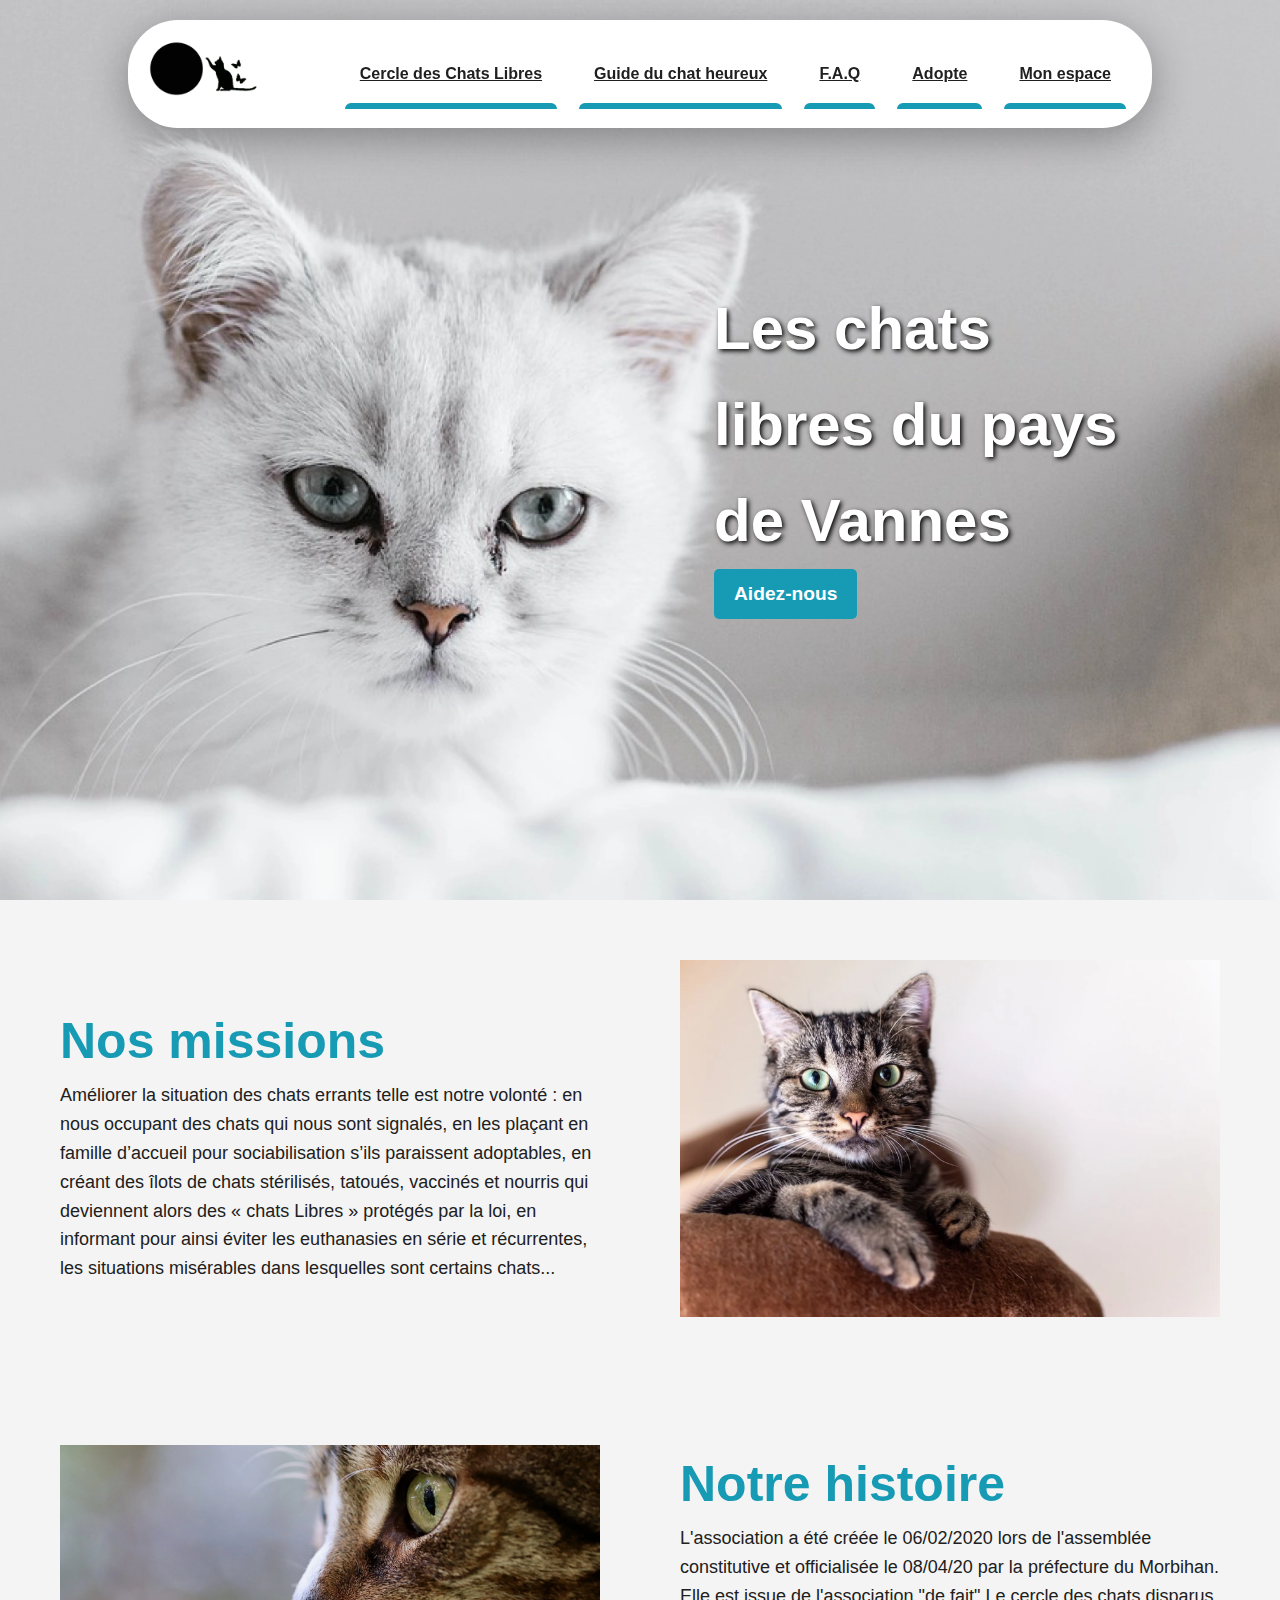
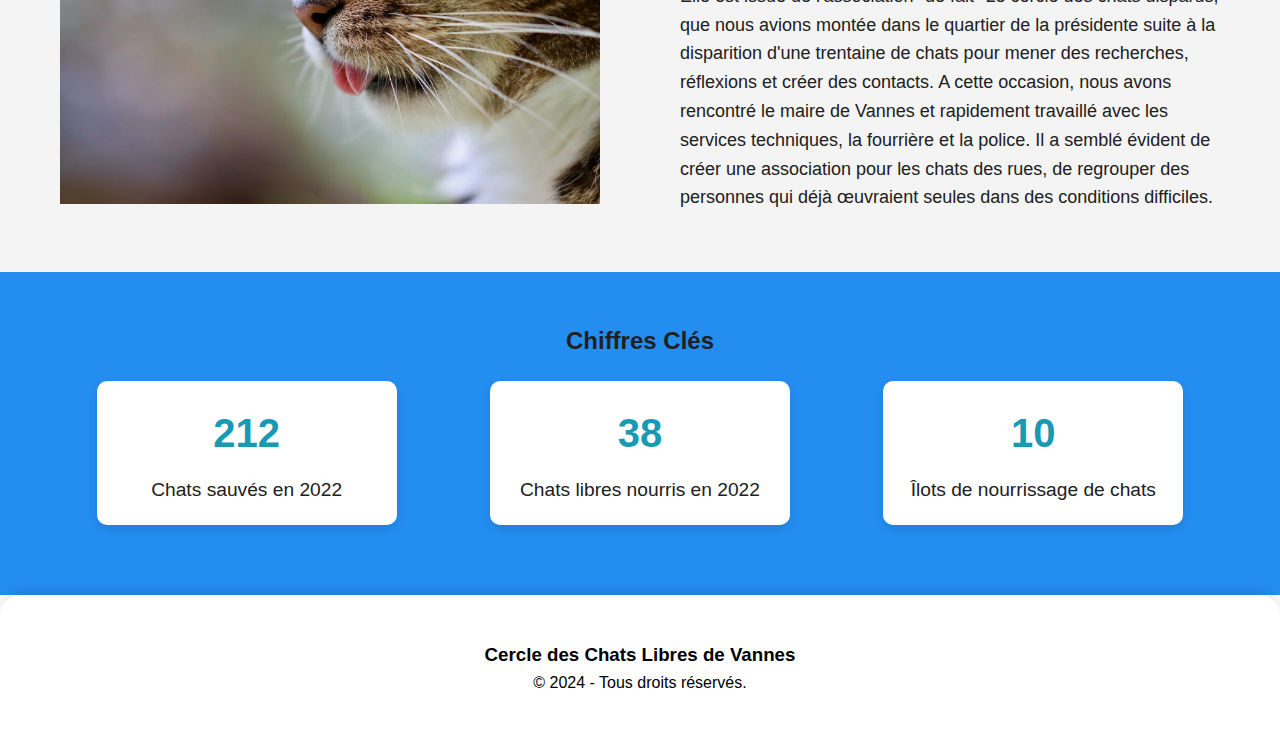
<file: index.html>
<!doctypehtml><html lang=fr><meta charset=UTF-8><meta content="width=device-width,initial-scale=1"name=viewport><meta content="Bienvenue sur le site du Cercle des Chats Libres du Pays de Vannes. Découvrez des informations sur les chats, des guides, des FAQ, et comment adopter un chat."name=description><title>Cercle des Chats Libres</title><link href=style.css rel=stylesheet><nav aria-label="Navigation principale"class=navigation><a class=logo href=index.html aria-label=Accueil><img alt="Logo Cercle des Chats Libres"src=image/logo_asso_chat.webp height=105 id=logo width=100> </a><button aria-label="Ouvrir le menu"class=menu-toggle>☰</button><div class=nav-links><a class=nav-item href=index.html><b>Cercle des Chats Libres</b></a> <a class=nav-item href=Guide.html><b>Guide du chat heureux</b></a> <a class=nav-item href=FAQ.html><b>F.A.Q</b></a> <a class=nav-item href=Adopte.html><b>Adopte</b></a> <a class=nav-item href=#><b>Mon espace</b></a></div><span class=nav-indicateur></span></nav><section class=heros><div class=texte_index_h1><h1 class=titre_accueil style="color:#fff;text-shadow:2px 2px 5px #000">Les chats libres du pays de Vannes</h1><a class=btn-aide href=Aide.html>Aidez-nous</a></div></section><section class=section-separee><div class=gauche><h2 class=titre_blue>Nos missions</h2><p>Améliorer la situation des chats errants telle est notre volonté : en nous occupant des chats qui nous sont signalés, en les plaçant en famille d’accueil pour sociabilisation s’ils paraissent adoptables, en créant des îlots de chats stérilisés, tatoués, vaccinés et nourris qui deviennent alors des « chats Libres » protégés par la loi, en informant pour ainsi éviter les euthanasies en série et récurrentes, les situations misérables dans lesquelles sont certains chats...</div><div class=droite><img alt="Chat Blanc"src=image/image_chat_faq.webp loading=lazy></div></section><section class=section-separee><div class=droite><img alt="Chat avec la langue tirée"src=image/img_chat_langue.webp loading=lazy></div><div class=gauche><h2 class=titre_blue>Notre histoire</h2><p>L'association a été créée le 06/02/2020 lors de l'assemblée constitutive et officialisée le 08/04/20 par la préfecture du Morbihan. Elle est issue de l'association "de fait" Le cercle des chats disparus, que nous avions montée dans le quartier de la présidente suite à la disparition d'une trentaine de chats pour mener des recherches, réflexions et créer des contacts. A cette occasion, nous avons rencontré le maire de Vannes et rapidement travaillé avec les services techniques, la fourrière et la police. Il a semblé évident de créer une association pour les chats des rues, de regrouper des personnes qui déjà œuvraient seules dans des conditions difficiles.</div></section><section class=index_chiffre><h2>Chiffres Clés</h2><div class=chiffres-container><div class=chiffre><h3 class=chiffre-valeur>212</h3><p class=chiffre-description>Chats sauvés en 2022</div><div class=chiffre><h3 class=chiffre-valeur>38</h3><p class=chiffre-description>Chats libres nourris en 2022</div><div class=chiffre><h3 class=chiffre-valeur>10</h3><p class=chiffre-description>Îlots de nourrissage de chats</div></div></section><footer class=pied-de-page><div class=contenu-footer><h3>Cercle des Chats Libres de Vannes</h3><p>© 2024 - Tous droits réservés.</div></footer><script src=script.js></script>
</file>
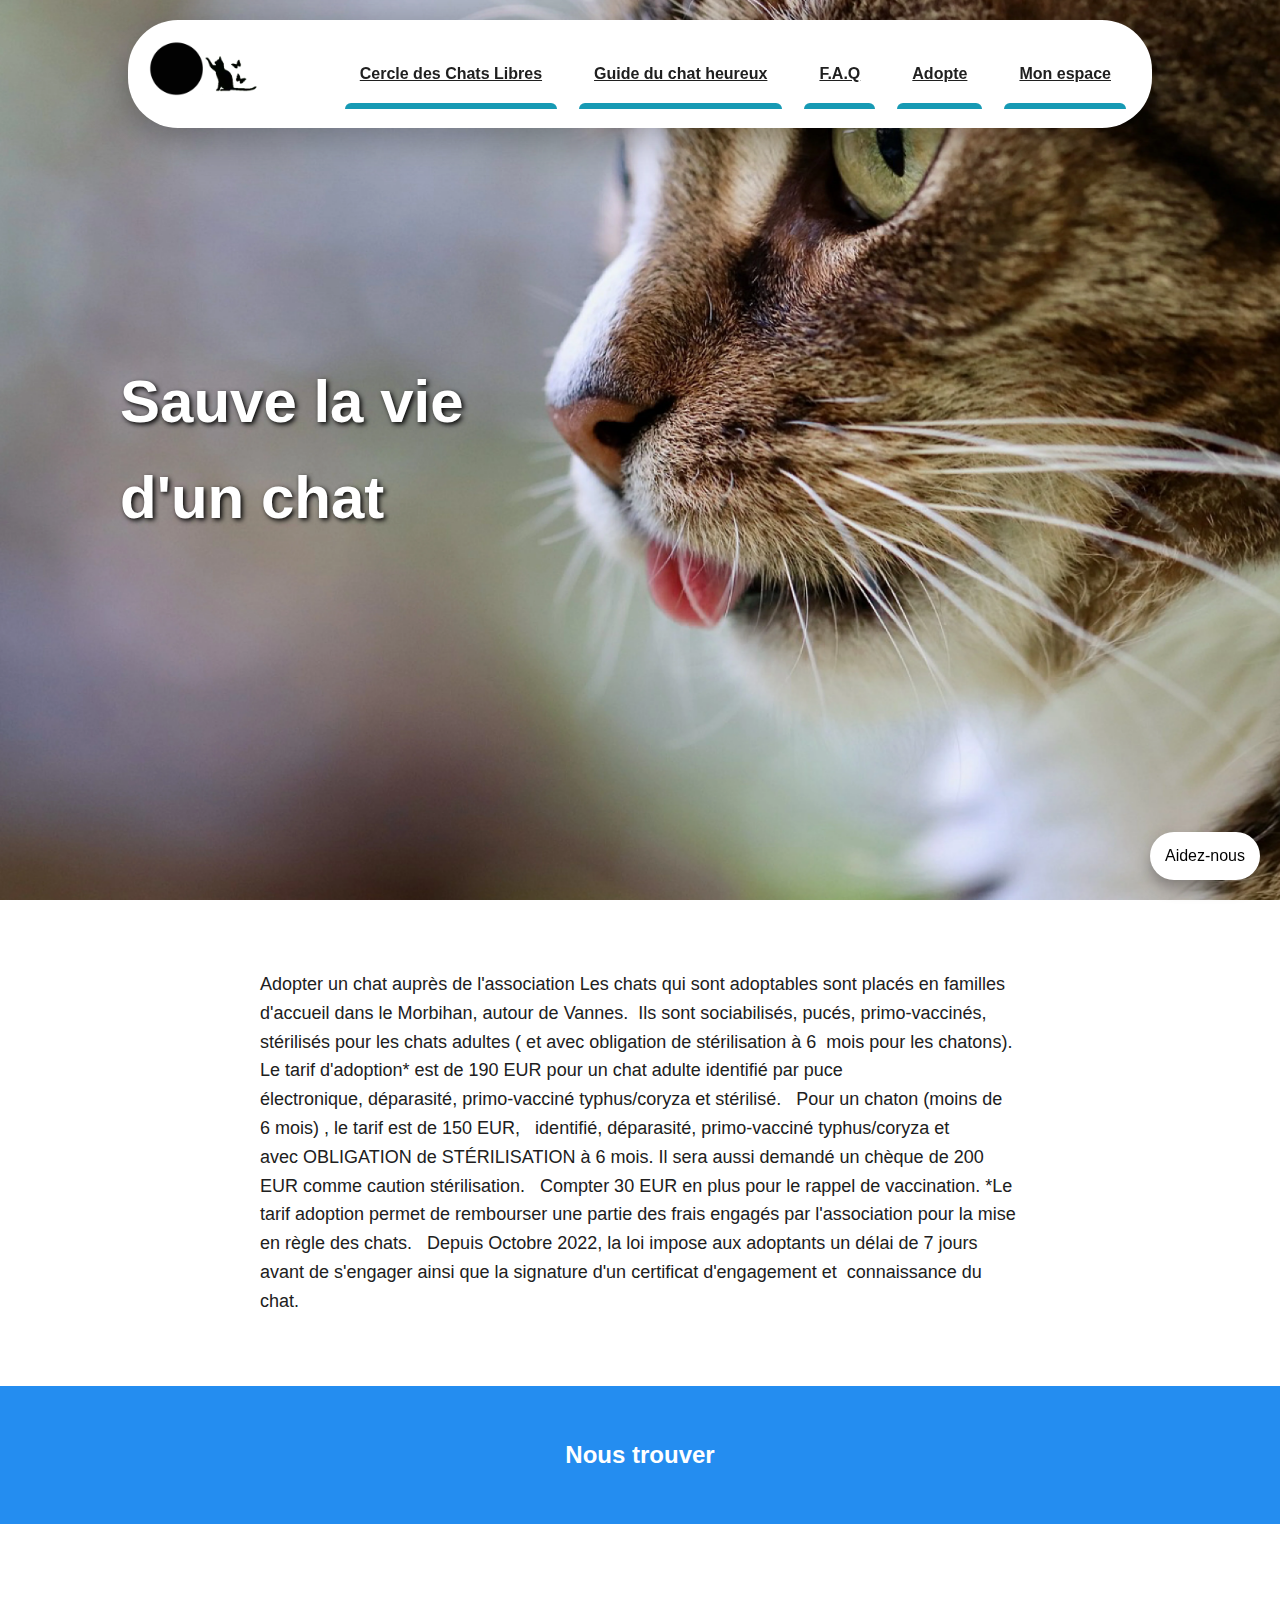
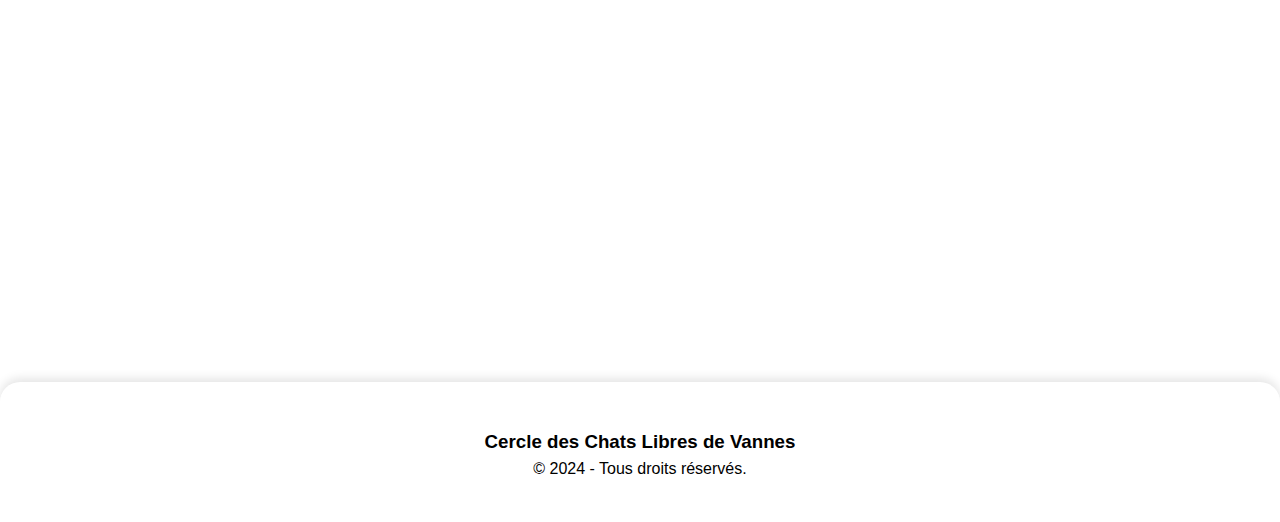
<file: Adopte.html>
<!doctype html><html lang=fr><meta charset=UTF-8><meta content="width=device-width,initial-scale=1"name=viewport><title>Adopte</title><link href=style.css rel=stylesheet><script>const indicator = document.querySelector('.nav-indicator');
    const items = document.querySelectorAll('.nav-item');</script><button aria-label="Accéder à la page d'aide"id=aide onclick='location.href="Aide.html"'>Aidez-nous</button><nav aria-label="Navigation principale"class=navigation><a class=logo href=index.html aria-label=Accueil><img alt="Logo Cercle des Chats Libres"height=105 id=logo src=image/logo_asso_chat.webp width=100> </a><button aria-label="Ouvrir le menu"class=menu-toggle>☰</button><div class=nav-links><a class=nav-item href=index.html><b>Cercle des Chats Libres</b></a> <a class=nav-item href=Guide.html><b>Guide du chat heureux</b></a> <a class=nav-item href=FAQ.html><b>F.A.Q</b></a> <a class="nav-item actif"href=Adopte.html><b>Adopte</b></a> <a class=nav-item href=#><b>Mon espace</b></a></div><span class=nav-indicateur></span></nav><section class=heros_adopte><div class=texte_adopte_h1><h1 class=titre_accueil style="color: white; text-shadow: 2px 2px 5px black;">Sauve la vie d'un chat</h1></div></section><section class=section_adopte aria-label=""><p>Adopter un chat auprès de l'association Les chats qui sont adoptables sont placés en familles d'accueil dans le Morbihan, autour de Vannes.  Ils sont sociabilisés, pucés, primo-vaccinés, stérilisés pour les chats adultes ( et avec obligation de stérilisation à 6  mois pour les chatons). ​ Le tarif d'adoption* est de 190 EUR pour un chat adulte identifié par puce électronique, déparasité, primo-vacciné typhus/coryza et stérilisé.  ​ Pour un chaton (moins de  6 mois) , le tarif est de 150 EUR,   identifié, déparasité, primo-vacciné typhus/coryza et avec OBLIGATION de STÉRILISATION à 6 mois. Il sera aussi demandé un chèque de 200 EUR comme caution stérilisation.  ​ Compter 30 EUR en plus pour le rappel de vaccination. *Le tarif adoption permet de rembourser une partie des frais engagés par l'association pour la mise en règle des chats.  ​ Depuis Octobre 2022, la loi impose aux adoptants un délai de 7 jours avant de s'engager ainsi que la signature d'un certificat d'engagement et  connaissance du chat.</section><section class=index_chiffre><h2 style=color:#fff>Nous trouver</h2></section><iframe allowfullscreen height=450 loading=lazy referrerpolicy=no-referrer-when-downgrade src="https://www.google.com/maps/embed?pb=!1m23!1m12!1m3!1d4320.582939429659!2d-2.776253640995753!3d47.65669352429893!2m3!1f0!2f0!3f0!3m2!1i1024!2i768!4f13.1!4m8!3e6!4m0!4m5!1s0x88c29814623b7bf5%3A0x23a487b56a643365!2s26%20Rue%20Guyot%20Jomard%2C%2056000%20Vannes!3m2!1d47.654279599999995!2d-2.7713262999999997!5e0!3m2!1sfr!2sfr!4v1727263491847!5m2!1sfr!2sfr"style=border:0 width=100%></iframe><footer class=pied-de-page><div class=contenu-footer><h3>Cercle des Chats Libres de Vannes</h3><p>© 2024 - Tous droits réservés.</div></footer>
</file>
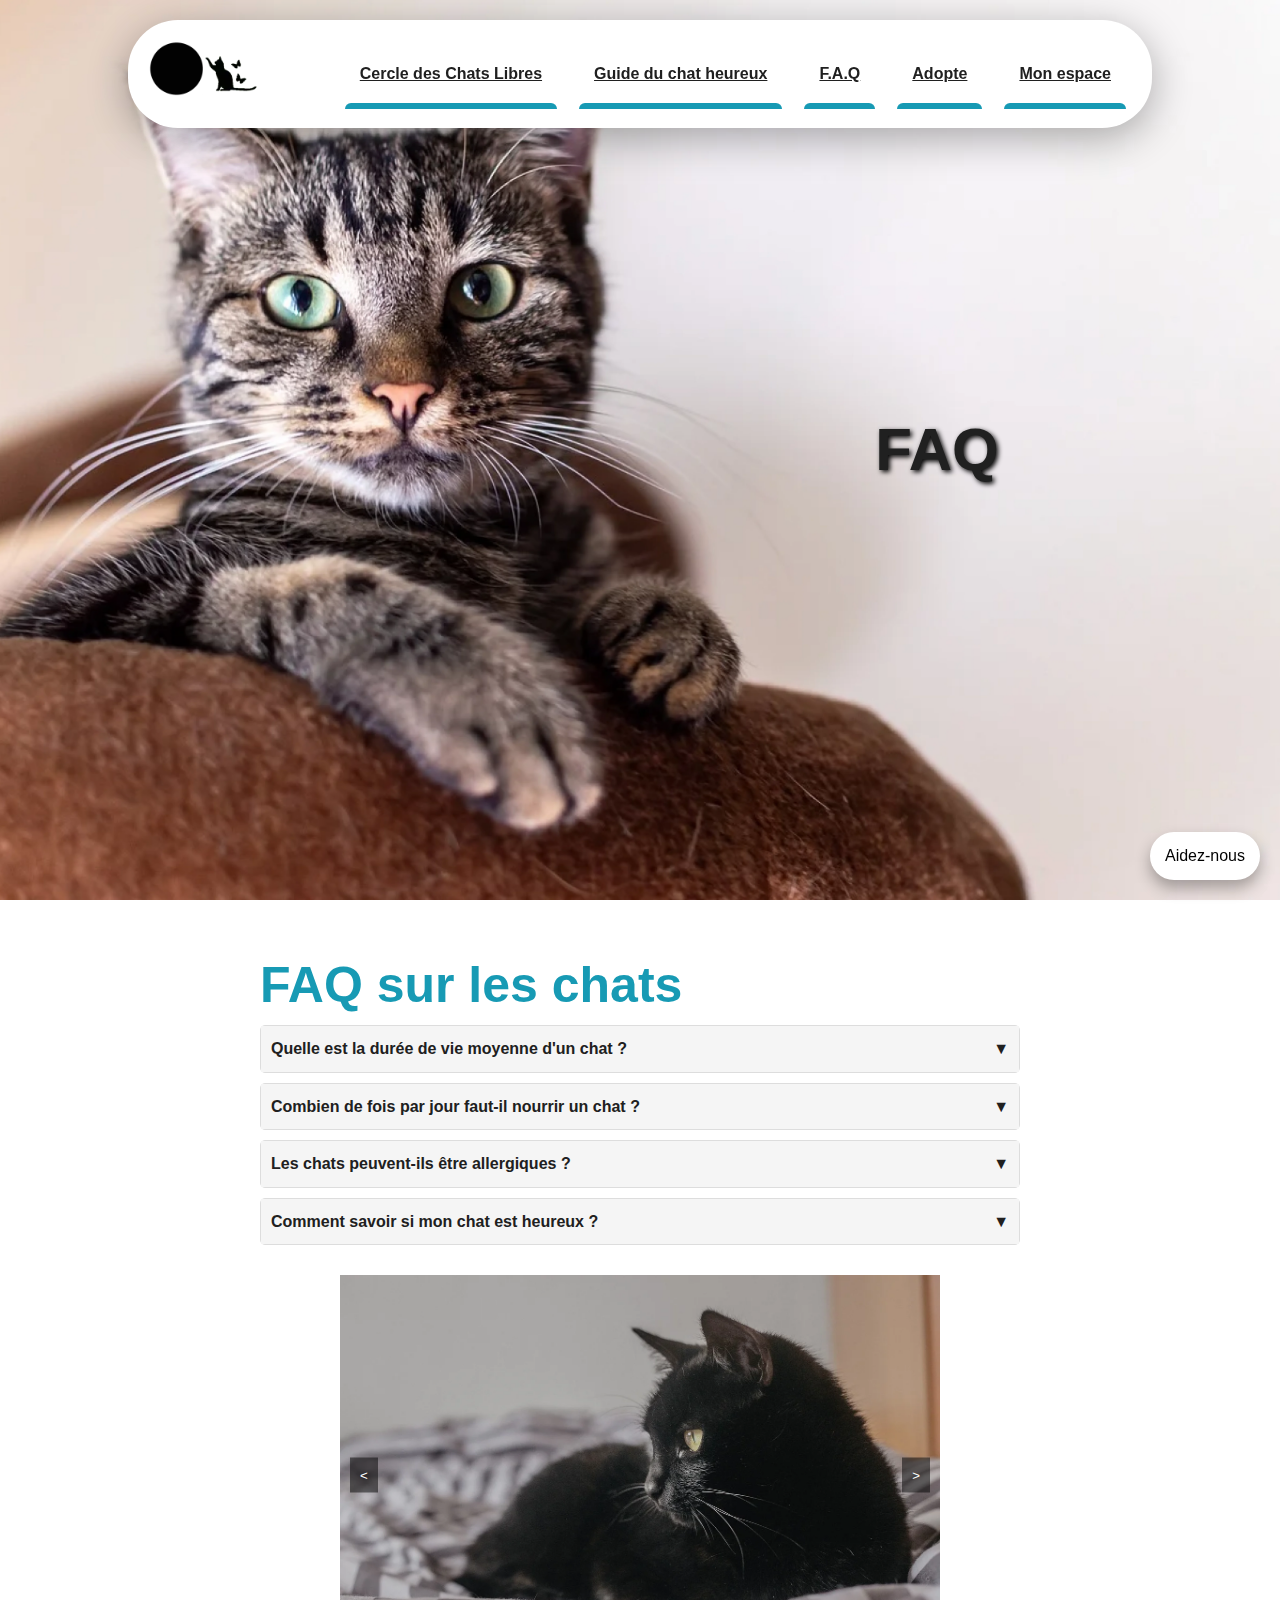
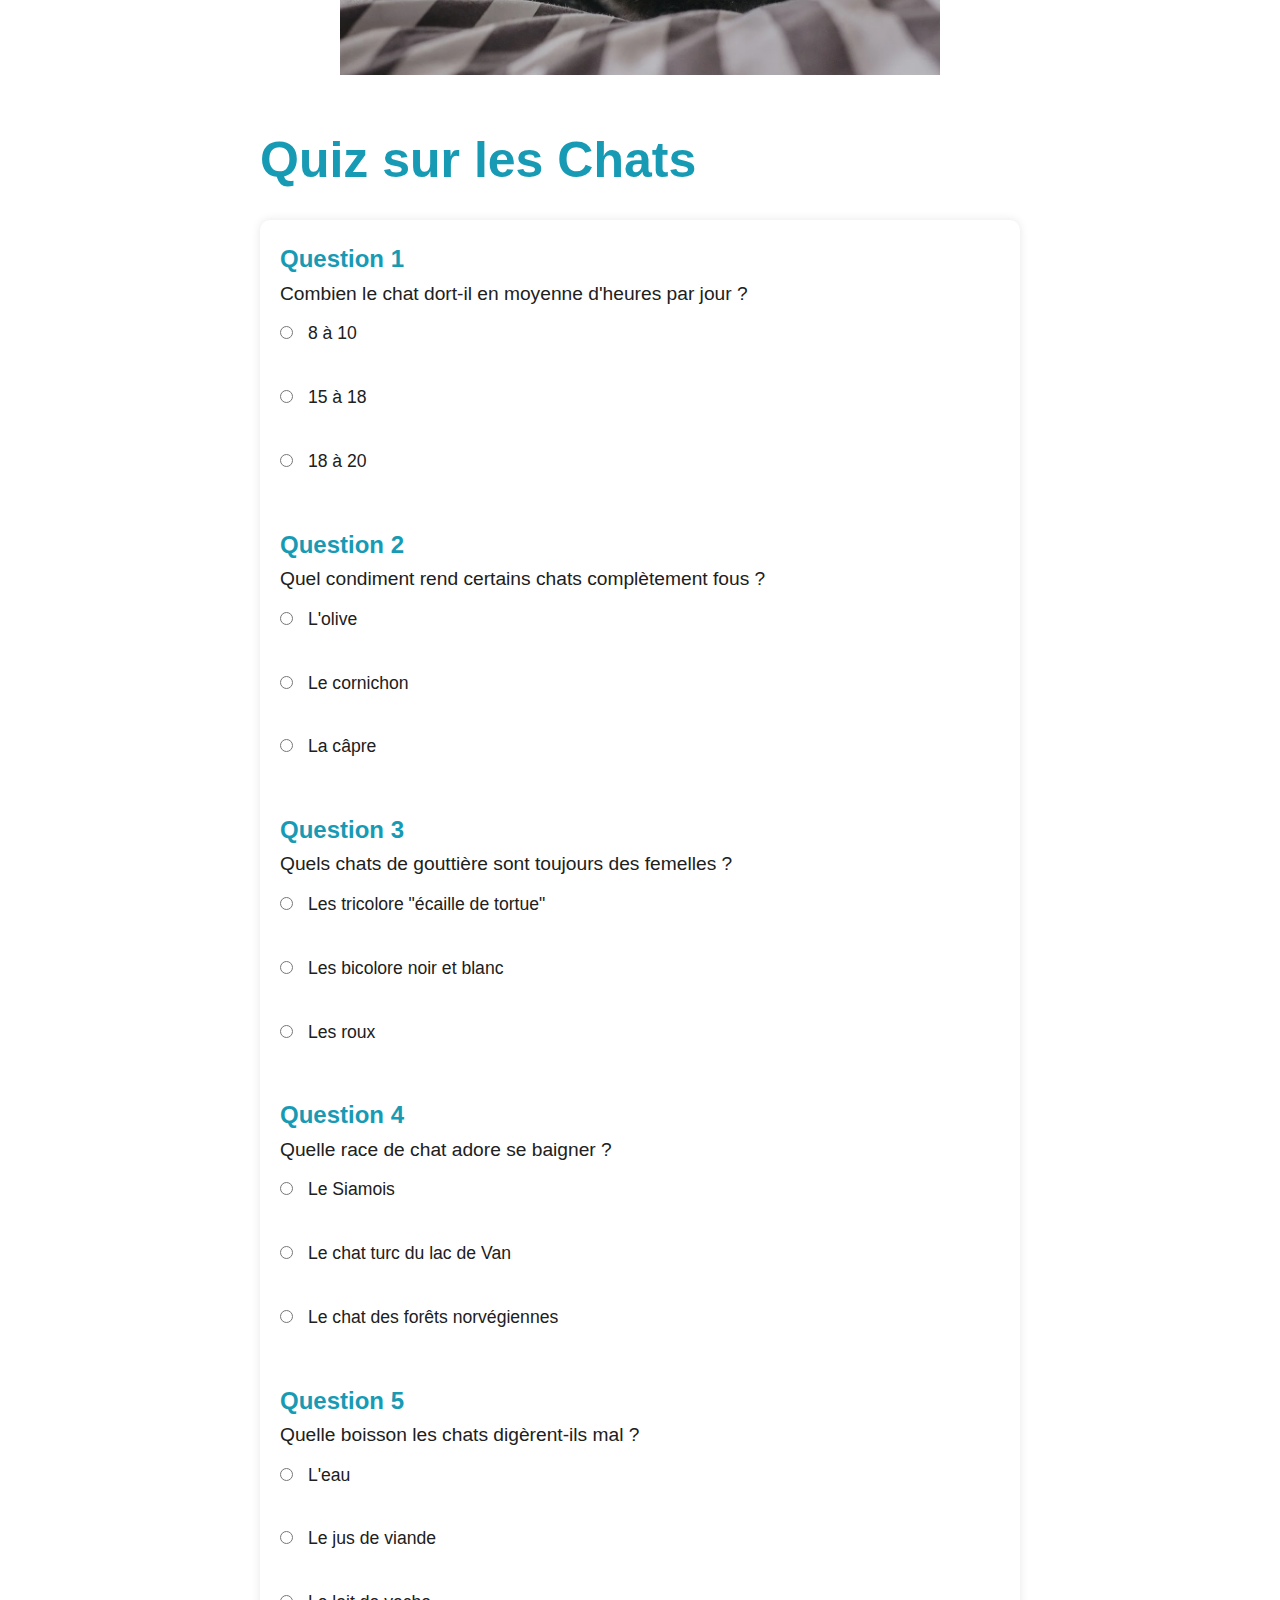
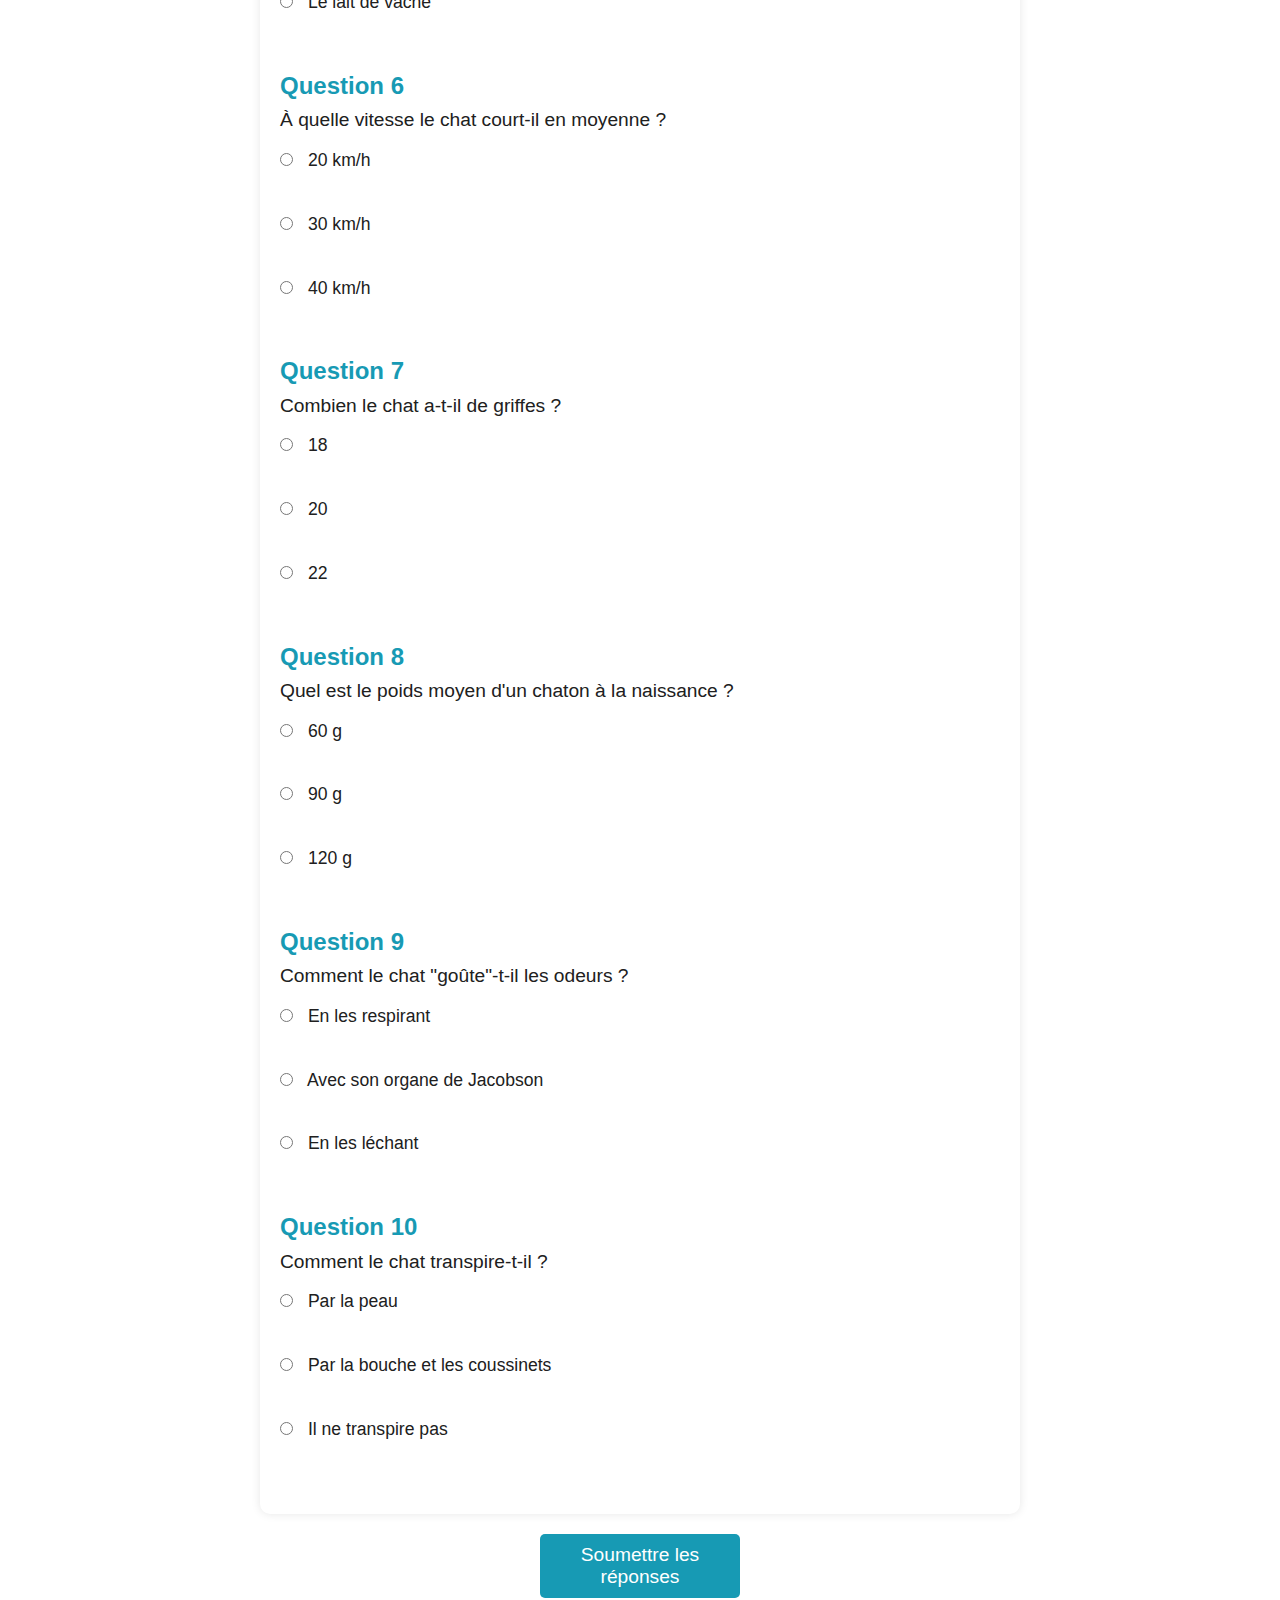
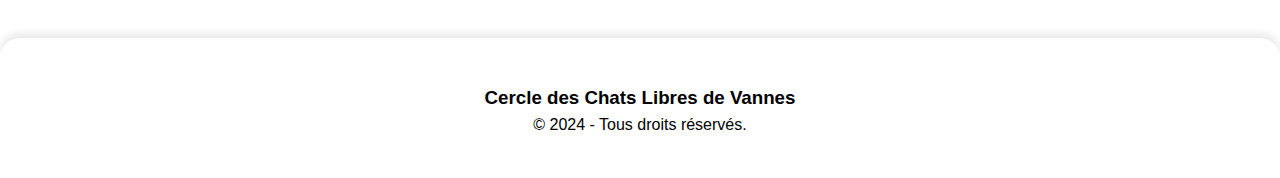
<file: FAQ.html>
<!doctype html><html lang=fr><meta charset=UTF-8><meta content="width=device-width,initial-scale=1"name=viewport><title>F.A.Q</title><link href=style.css rel=stylesheet><button aria-label="Accéder à la page d'aide"id=aide onclick='location.href="Aide.html"'>Aidez-nous</button><nav aria-label="Navigation principale"class=navigation><a class=logo href=index.html aria-label=Accueil><img alt="Logo Cercle des Chats Libres"src=image/logo_asso_chat.webp height=105 id=logo width=100> </a><button class=menu-toggle aria-label="Ouvrir le menu">☰</button><div class=nav-links><a class=nav-item href=index.html><b>Cercle des Chats Libres</b></a> <a class=nav-item href=Guide.html><b>Guide du chat heureux</b></a> <a class="nav-item actif"href=FAQ.html><b>F.A.Q</b></a> <a class=nav-item href=Adopte.html><b>Adopte</b></a> <a class=nav-item href=#><b>Mon espace</b></a></div><span class=nav-indicateur></span></nav><section class=hero_faq><div class=texte_index_h1><h1 class=titre_accueil style="text-shadow: 2px 2px 5px black;">FAQ</h1></div></section><section class=section_FAQ><h2 class=titre_blue>FAQ sur les chats</h2><div class=faq-item><div class=faq-question>Quelle est la durée de vie moyenne d'un chat ?</div><div class=faq-answer>La durée de vie moyenne d'un chat domestique est de 12 à 18 ans, mais certains chats peuvent vivre jusqu'à 20 ans ou plus avec de bons soins.</div></div><div class=faq-item><div class=faq-question>Combien de fois par jour faut-il nourrir un chat ?</div><div class=faq-answer>Il est recommandé de nourrir un chat adulte deux fois par jour. Les chatons, quant à eux, nécessitent des repas plus fréquents, généralement 3 à 4 fois par jour.</div></div><div class=faq-item><div class=faq-question>Les chats peuvent-ils être allergiques ?</div><div class=faq-answer>Oui, les chats peuvent développer des allergies, notamment à certains aliments, au pollen, à la poussière ou même aux produits de nettoyage.</div></div><div class=faq-item><div class=faq-question>Comment savoir si mon chat est heureux ?</div><div class=faq-answer>Un chat heureux ronronne souvent, joue volontiers, a un bon appétit, dort paisiblement et recherche l'interaction avec ses propriétaires. Il aura également un pelage brillant et des yeux vifs.</div></div></section><div class=carousel><div class=carousel-inner><img alt="Image 1"src=image/image_carrousel/chat_carrousel_1.webp class=active> <img alt="Image 2"src=image/image_carrousel/chat_carrousel_2.webp> <img alt="Image 3"src=image/image_carrousel/chat_carrousel_3.webp></div><button class=prev>&lt;</button> <button class=next>></button></div><section class=section_FAQ><h2 class=titre_blue>Quiz sur les Chats</h2><div id=quiz></div><button id=submit>Soumettre les réponses</button><div id=results></div></section><footer class=pied-de-page><div class=contenu-footer><h3>Cercle des Chats Libres de Vannes</h3><p>© 2024 - Tous droits réservés.</div></footer><script src=script.js></script>
</file>
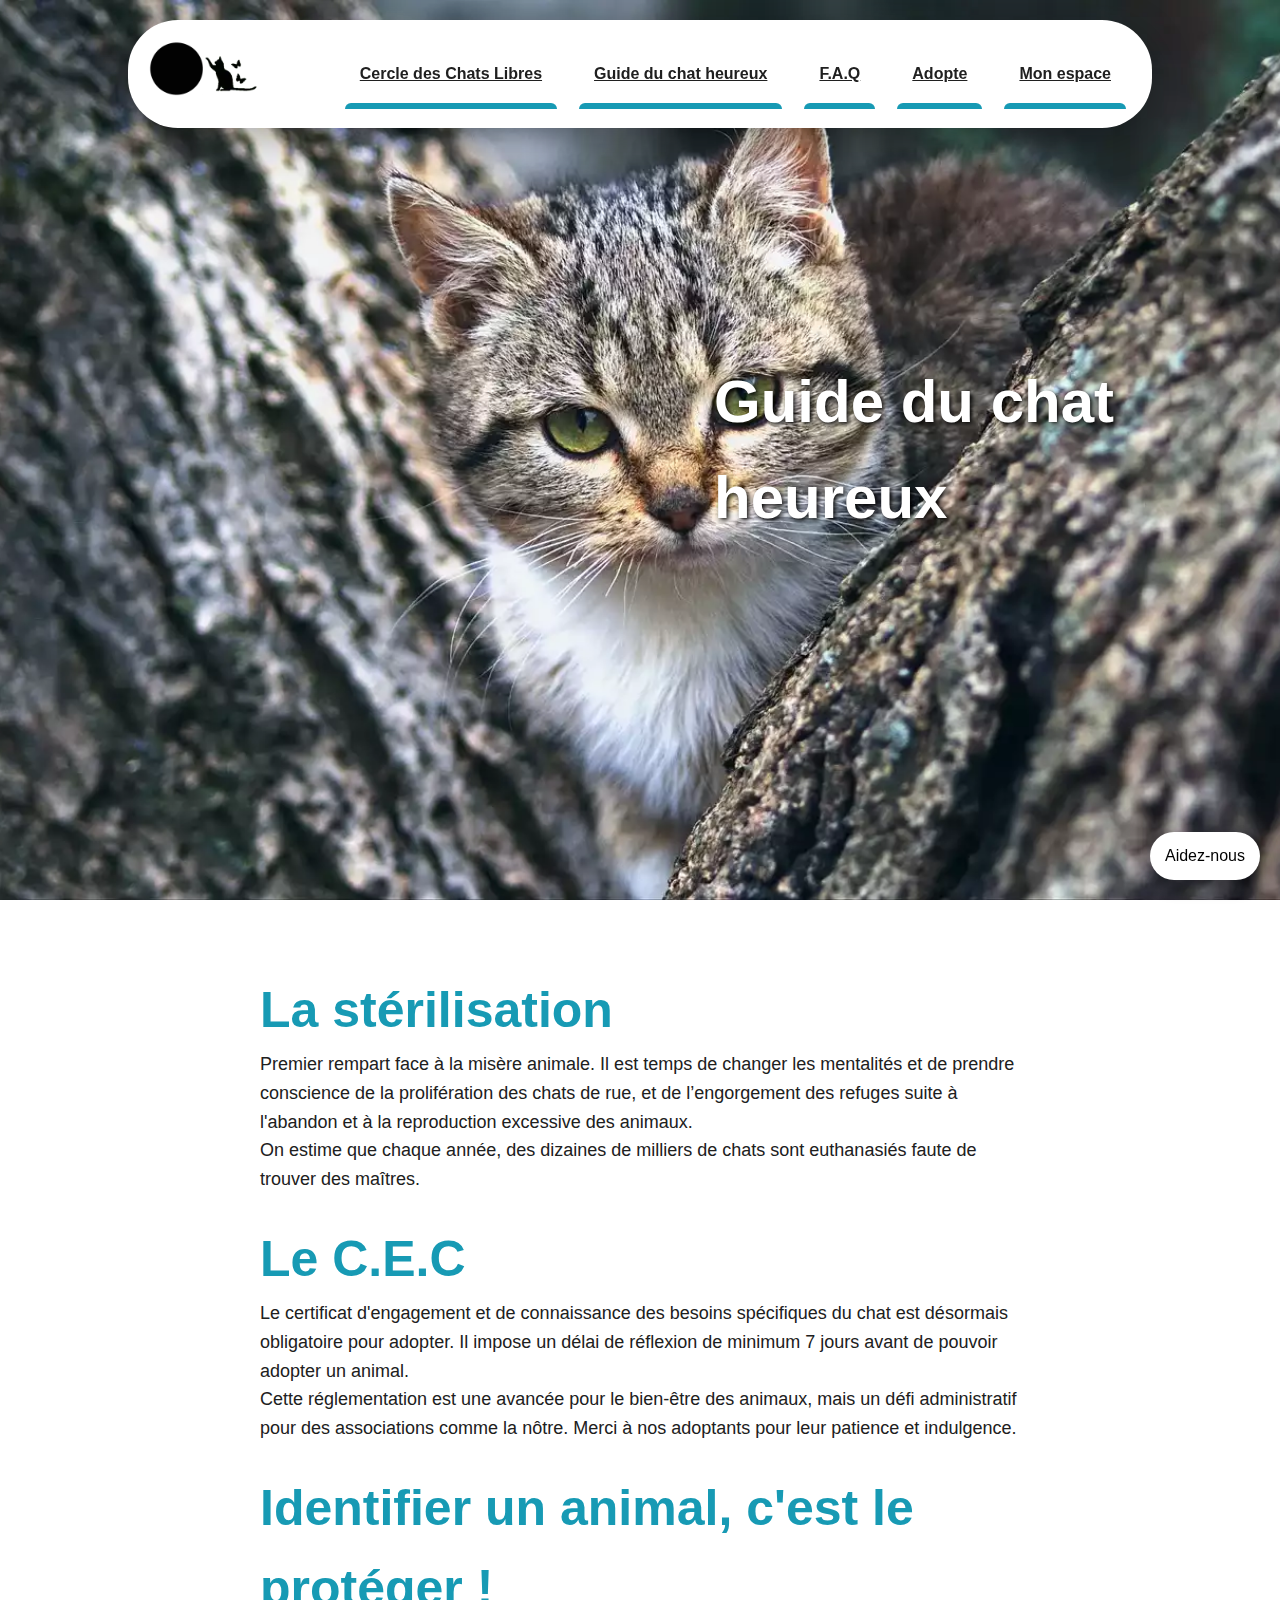
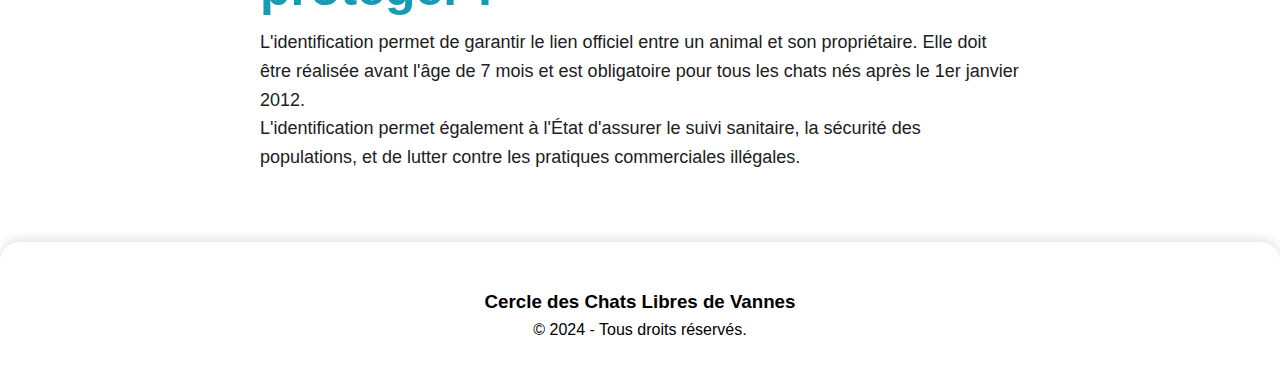
<file: Guide.html>
<!doctype html><html lang=fr><meta charset=UTF-8><meta content="width=device-width,initial-scale=1"name=viewport><meta content="Guide du chat heureux. Découvrez des conseils et informations importantes pour améliorer la vie de votre chat."name=description><title>Guide du Chat</title><link href=style.css rel=stylesheet><button aria-label="Accéder à la page d'aide"id=aide onclick='location.href="Aide.html"'>Aidez-nous</button><header><nav aria-label="Navigation principale"class=navigation><a class=logo href=index.html aria-label=Accueil><img alt="Logo Cercle des Chats Libres"height=105 id=logo loading=lazy src=image/logo_asso_chat.webp width=100> </a><button aria-label="Ouvrir le menu"class=menu-toggle>☰</button><div class=nav-links><a class=nav-item href=index.html><b>Cercle des Chats Libres</b></a> <a class="nav-item actif"href=Guide.html><b>Guide du chat heureux</b></a> <a class=nav-item href=FAQ.html><b>F.A.Q</b></a> <a class=nav-item href=Adopte.html><b>Adopte</b></a> <a class=nav-item href=#><b>Mon espace</b></a></div><span class=nav-indicateur></span></nav></header><main><section class=heros_guide><div class=texte_index_h1><h1 class=titre_accueil style="color:#fff;text-shadow:2px 2px 5px #000">Guide du chat heureux</h1></div></section><section class=section_adopte aria-label="Guide du chat, l'essentiel à connaître"><h2 class=titre_blue>La stérilisation</h2><p>Premier rempart face à la misère animale. Il est temps de changer les mentalités et de prendre conscience de la prolifération des chats de rue, et de l’engorgement des refuges suite à l'abandon et à la reproduction excessive des animaux.<p>On estime que chaque année, des dizaines de milliers de chats sont euthanasiés faute de trouver des maîtres.<h2 class=titre_blue style=margin-top:25px>Le C.E.C</h2><p>Le certificat d'engagement et de connaissance des besoins spécifiques du chat est désormais obligatoire pour adopter. Il impose un délai de réflexion de minimum 7 jours avant de pouvoir adopter un animal.<p>Cette réglementation est une avancée pour le bien-être des animaux, mais un défi administratif pour des associations comme la nôtre. Merci à nos adoptants pour leur patience et indulgence.<h2 class=titre_blue style=margin-top:25px>Identifier un animal, c'est le protéger !</h2><p>L'identification permet de garantir le lien officiel entre un animal et son propriétaire. Elle doit être réalisée avant l'âge de 7 mois et est obligatoire pour tous les chats nés après le 1er janvier 2012.<p>L'identification permet également à l'État d'assurer le suivi sanitaire, la sécurité des populations, et de lutter contre les pratiques commerciales illégales.</section></main><footer class=pied-de-page><div class=contenu-footer><h3>Cercle des Chats Libres de Vannes</h3><p>© 2024 - Tous droits réservés.</div></footer><script src=script.js></script>
</file>
